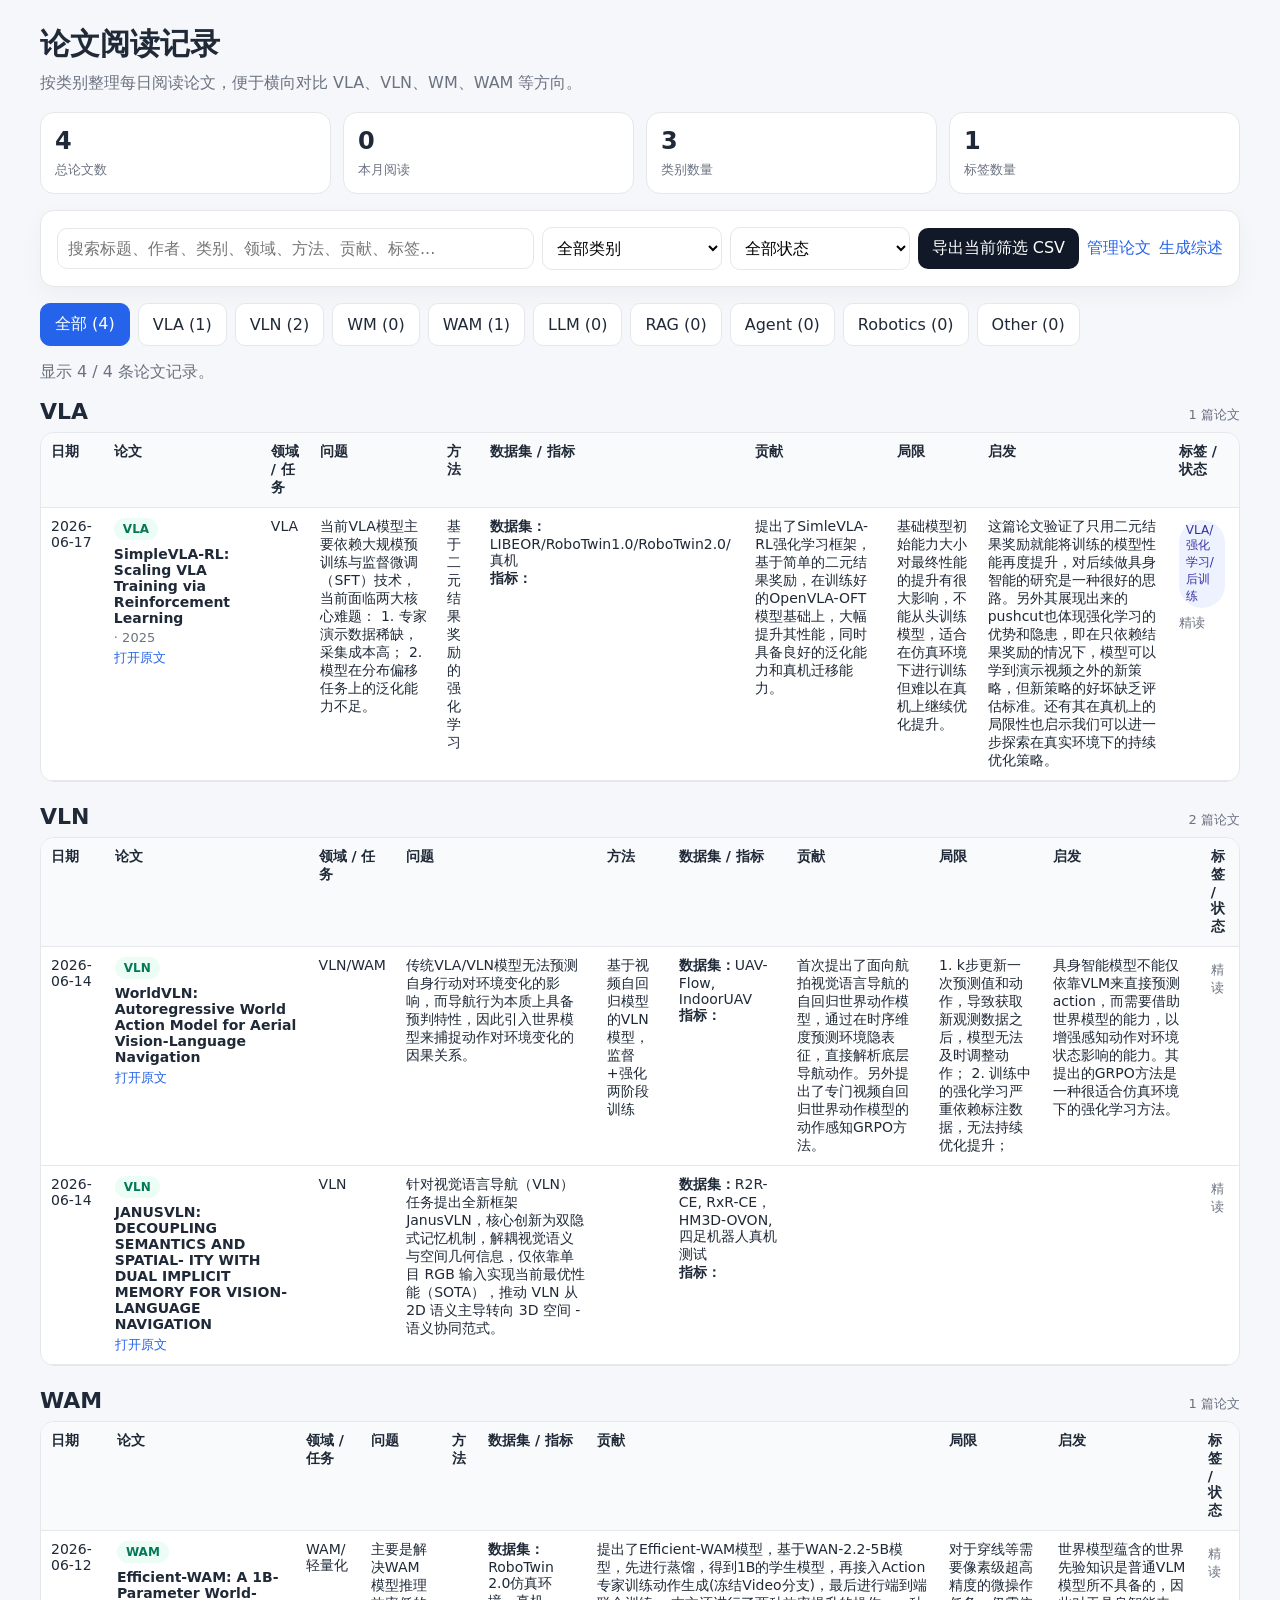
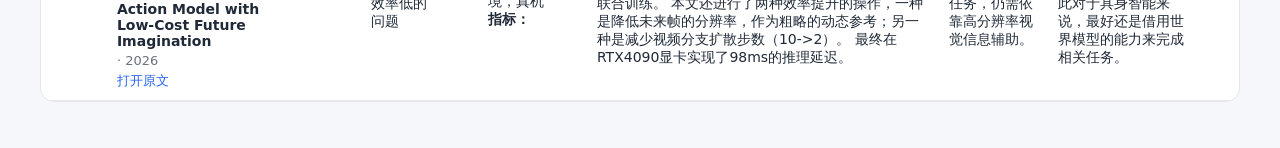
<file: index.html>
<!DOCTYPE html>
<html lang="zh-CN">
<head>
  <meta charset="UTF-8" />
  <meta name="viewport" content="width=device-width, initial-scale=1.0" />
  <title>论文阅读记录</title>
  <link rel="stylesheet" href="./assets/style.css" />
</head>
<body>
  <header>
    <h1>论文阅读记录</h1>
    <p>按类别整理每日阅读论文，便于横向对比 VLA、VLN、WM、WAM 等方向。</p>
  </header>

  <section class="summary-cards">
    <div class="summary-card"><strong id="totalCount">0</strong><span>总论文数</span></div>
    <div class="summary-card"><strong id="monthCount">0</strong><span>本月阅读</span></div>
    <div class="summary-card"><strong id="categoryCount">0</strong><span>类别数量</span></div>
    <div class="summary-card"><strong id="tagCount">0</strong><span>标签数量</span></div>
  </section>

  <section class="card toolbar">
    <input id="searchInput" placeholder="搜索标题、作者、类别、领域、方法、贡献、标签..." />
    <select id="categoryFilter">
      <option value="">全部类别</option>
    </select>
    <select id="statusFilter">
      <option value="">全部状态</option>
      <option>待读</option>
      <option>粗读</option>
      <option>精读</option>
      <option>已复现</option>
      <option>已引用</option>
    </select>
    <button class="secondary" id="exportBtn">导出当前筛选 CSV</button>
    <a href="./admin.html">管理论文</a>
    <a href="./review.html">生成综述</a>
  </section>

  <nav id="categoryNav" class="category-nav"></nav>

  <div id="status" class="status">正在读取数据...</div>

  <main id="groupedPapers"></main>

  <script src="./assets/app.js"></script>
</body>
</html>
</file>
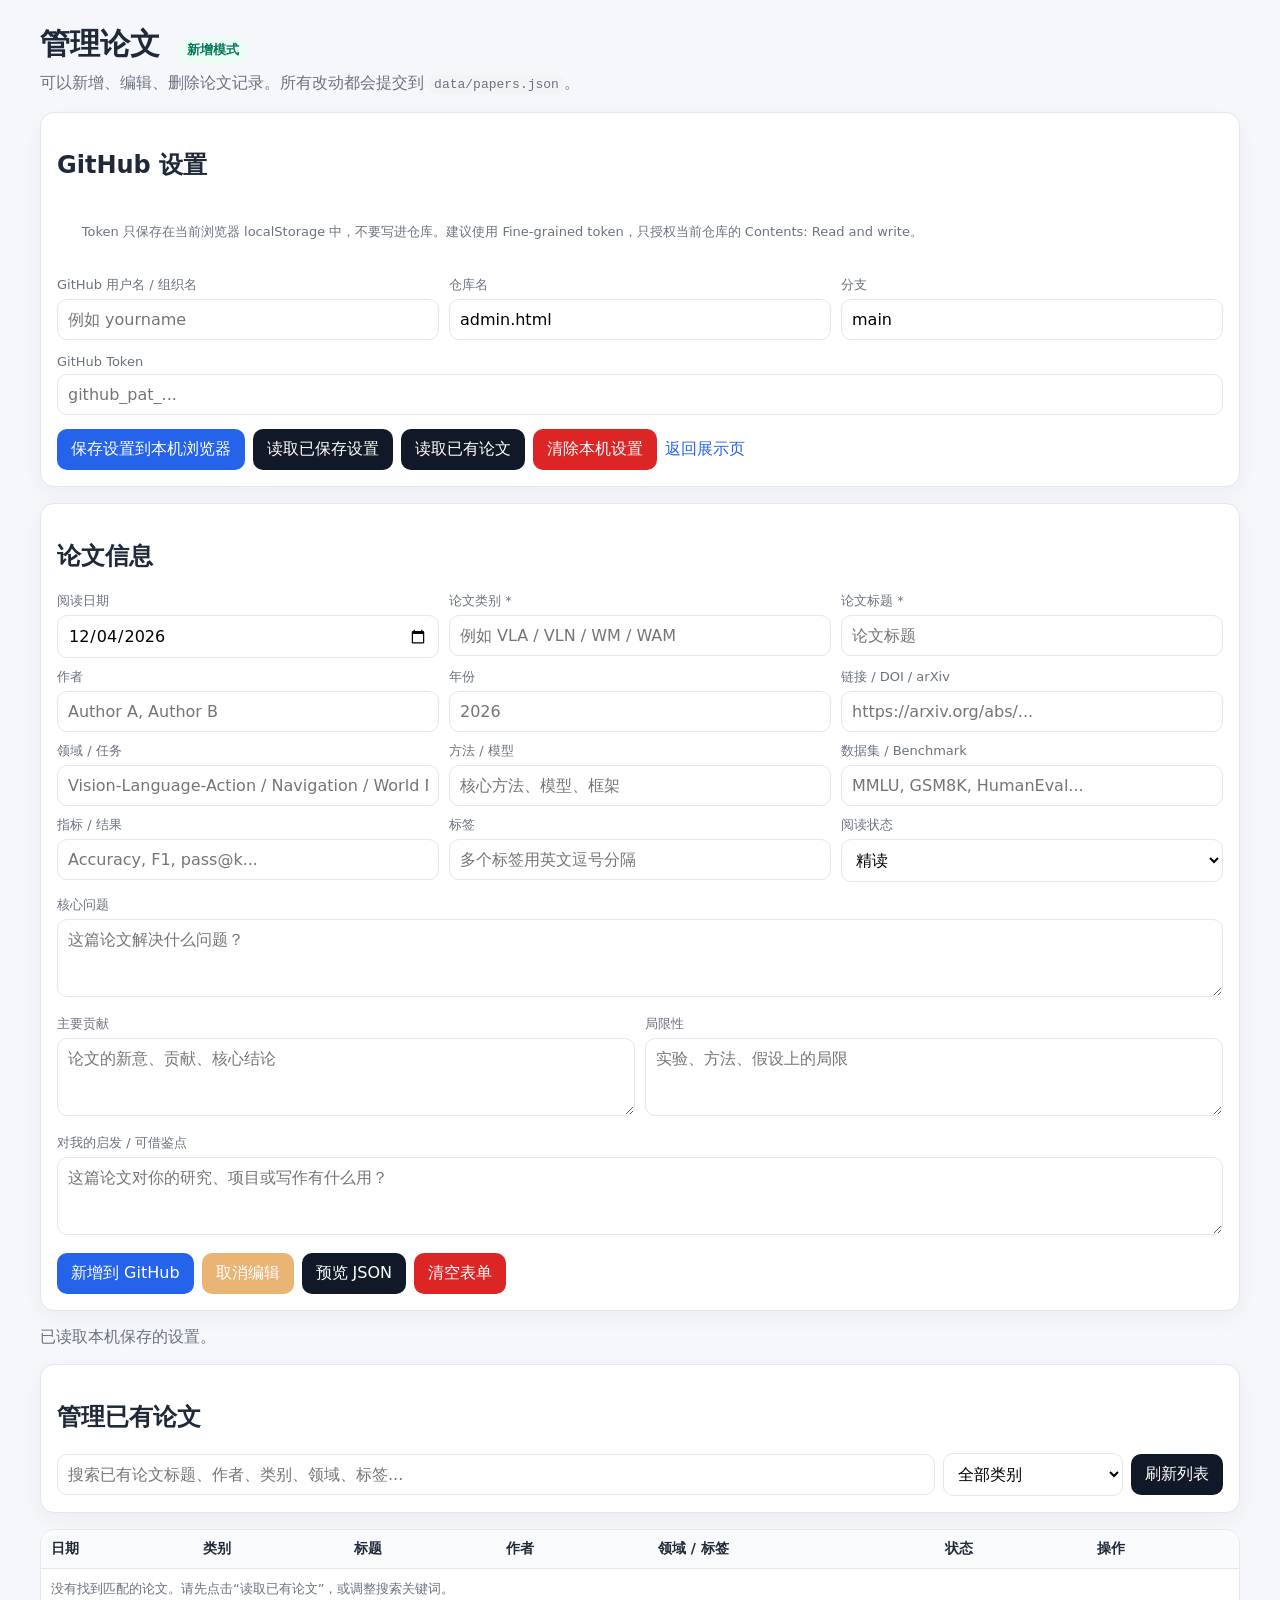
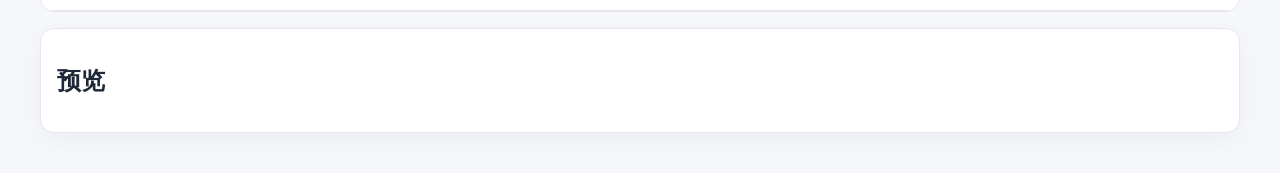
<file: admin.html>
<!DOCTYPE html>
<html lang="zh-CN">
<head>
  <meta charset="UTF-8" />
  <meta name="viewport" content="width=device-width, initial-scale=1.0" />
  <title>管理论文</title>
  <link rel="stylesheet" href="./assets/style.css" />
</head>
<body>
  <header>
    <h1>管理论文 <span id="modePill" class="mode-pill">新增模式</span></h1>
    <p>可以新增、编辑、删除论文记录。所有改动都会提交到 <code>data/papers.json</code>。</p>
  </header>

  <section class="card">
    <h2>GitHub 设置</h2>
    <p class="note">
      Token 只保存在当前浏览器 localStorage 中，不要写进仓库。建议使用 Fine-grained token，只授权当前仓库的 Contents: Read and write。
    </p>
    <div class="grid">
      <div>
        <label for="owner">GitHub 用户名 / 组织名</label>
        <input id="owner" placeholder="例如 yourname" />
      </div>
      <div>
        <label for="repo">仓库名</label>
        <input id="repo" placeholder="例如 paper-reading" />
      </div>
      <div>
        <label for="branch">分支</label>
        <input id="branch" value="main" />
      </div>
    </div>
    <div class="form-section">
      <label for="token">GitHub Token</label>
      <input id="token" type="password" placeholder="github_pat_..." />
    </div>
    <div class="form-section toolbar">
      <button id="saveConfigBtn">保存设置到本机浏览器</button>
      <button class="secondary" id="loadConfigBtn">读取已保存设置</button>
      <button class="secondary" id="refreshBtn">读取已有论文</button>
      <button class="danger" id="clearConfigBtn">清除本机设置</button>
      <a href="./index.html">返回展示页</a>
    </div>
  </section>

  <section class="card">
    <h2>论文信息</h2>

    <div class="grid">
      <div>
        <label for="date">阅读日期</label>
        <input id="date" type="date" />
      </div>
      <div>
        <label for="category">论文类别 *</label>
        <input id="category" list="categoryOptions" placeholder="例如 VLA / VLN / WM / WAM" />
        <datalist id="categoryOptions">
          <option value="VLA"></option>
          <option value="VLN"></option>
          <option value="WM"></option>
          <option value="WAM"></option>
          <option value="LLM"></option>
          <option value="RAG"></option>
          <option value="Agent"></option>
          <option value="Robotics"></option>
          <option value="Other"></option>
        </datalist>
      </div>
      <div>
        <label for="title">论文标题 *</label>
        <input id="title" placeholder="论文标题" />
      </div>
      <div>
        <label for="authors">作者</label>
        <input id="authors" placeholder="Author A, Author B" />
      </div>
      <div>
        <label for="year">年份</label>
        <input id="year" placeholder="2026" />
      </div>
      <div>
        <label for="link">链接 / DOI / arXiv</label>
        <input id="link" placeholder="https://arxiv.org/abs/..." />
      </div>
      <div>
        <label for="topic">领域 / 任务</label>
        <input id="topic" placeholder="Vision-Language-Action / Navigation / World Model..." />
      </div>
      <div>
        <label for="method">方法 / 模型</label>
        <input id="method" placeholder="核心方法、模型、框架" />
      </div>
      <div>
        <label for="dataset">数据集 / Benchmark</label>
        <input id="dataset" placeholder="MMLU, GSM8K, HumanEval..." />
      </div>
      <div>
        <label for="metric">指标 / 结果</label>
        <input id="metric" placeholder="Accuracy, F1, pass@k..." />
      </div>
      <div>
        <label for="tags">标签</label>
        <input id="tags" placeholder="多个标签用英文逗号分隔" />
      </div>
      <div>
        <label for="status">阅读状态</label>
        <select id="status">
          <option>待读</option>
          <option>粗读</option>
          <option selected>精读</option>
          <option>已复现</option>
          <option>已引用</option>
        </select>
      </div>
    </div>

    <div class="form-section">
      <label for="problem">核心问题</label>
      <textarea id="problem" placeholder="这篇论文解决什么问题？"></textarea>
    </div>

    <div class="grid-2 form-section">
      <div>
        <label for="contribution">主要贡献</label>
        <textarea id="contribution" placeholder="论文的新意、贡献、核心结论"></textarea>
      </div>
      <div>
        <label for="limitation">局限性</label>
        <textarea id="limitation" placeholder="实验、方法、假设上的局限"></textarea>
      </div>
    </div>

    <div class="form-section">
      <label for="takeaway">对我的启发 / 可借鉴点</label>
      <textarea id="takeaway" placeholder="这篇论文对你的研究、项目或写作有什么用？"></textarea>
    </div>

    <div class="form-section toolbar">
      <button id="submitBtn">新增到 GitHub</button>
      <button class="warning" id="cancelEditBtn" disabled>取消编辑</button>
      <button class="secondary" id="previewBtn">预览 JSON</button>
      <button class="danger" id="clearFormBtn">清空表单</button>
    </div>
  </section>

  <div id="adminStatus" class="status"></div>

  <section class="card">
    <h2>管理已有论文</h2>
    <div class="toolbar">
      <input id="manageSearch" placeholder="搜索已有论文标题、作者、类别、领域、标签..." />
      <select id="manageCategoryFilter">
        <option value="">全部类别</option>
      </select>
      <button class="secondary" id="reloadPapersBtn">刷新列表</button>
    </div>
  </section>

  <main class="table-wrap">
    <table class="manage-table">
      <thead>
        <tr>
          <th>日期</th>
          <th>类别</th>
          <th>标题</th>
          <th>作者</th>
          <th>领域 / 标签</th>
          <th>状态</th>
          <th>操作</th>
        </tr>
      </thead>
      <tbody id="manageTable"></tbody>
    </table>
  </main>

  <section class="card">
    <h2>预览</h2>
    <pre id="preview" class="note"></pre>
  </section>

  <script src="./assets/admin.js"></script>
</body>
</html>
</file>
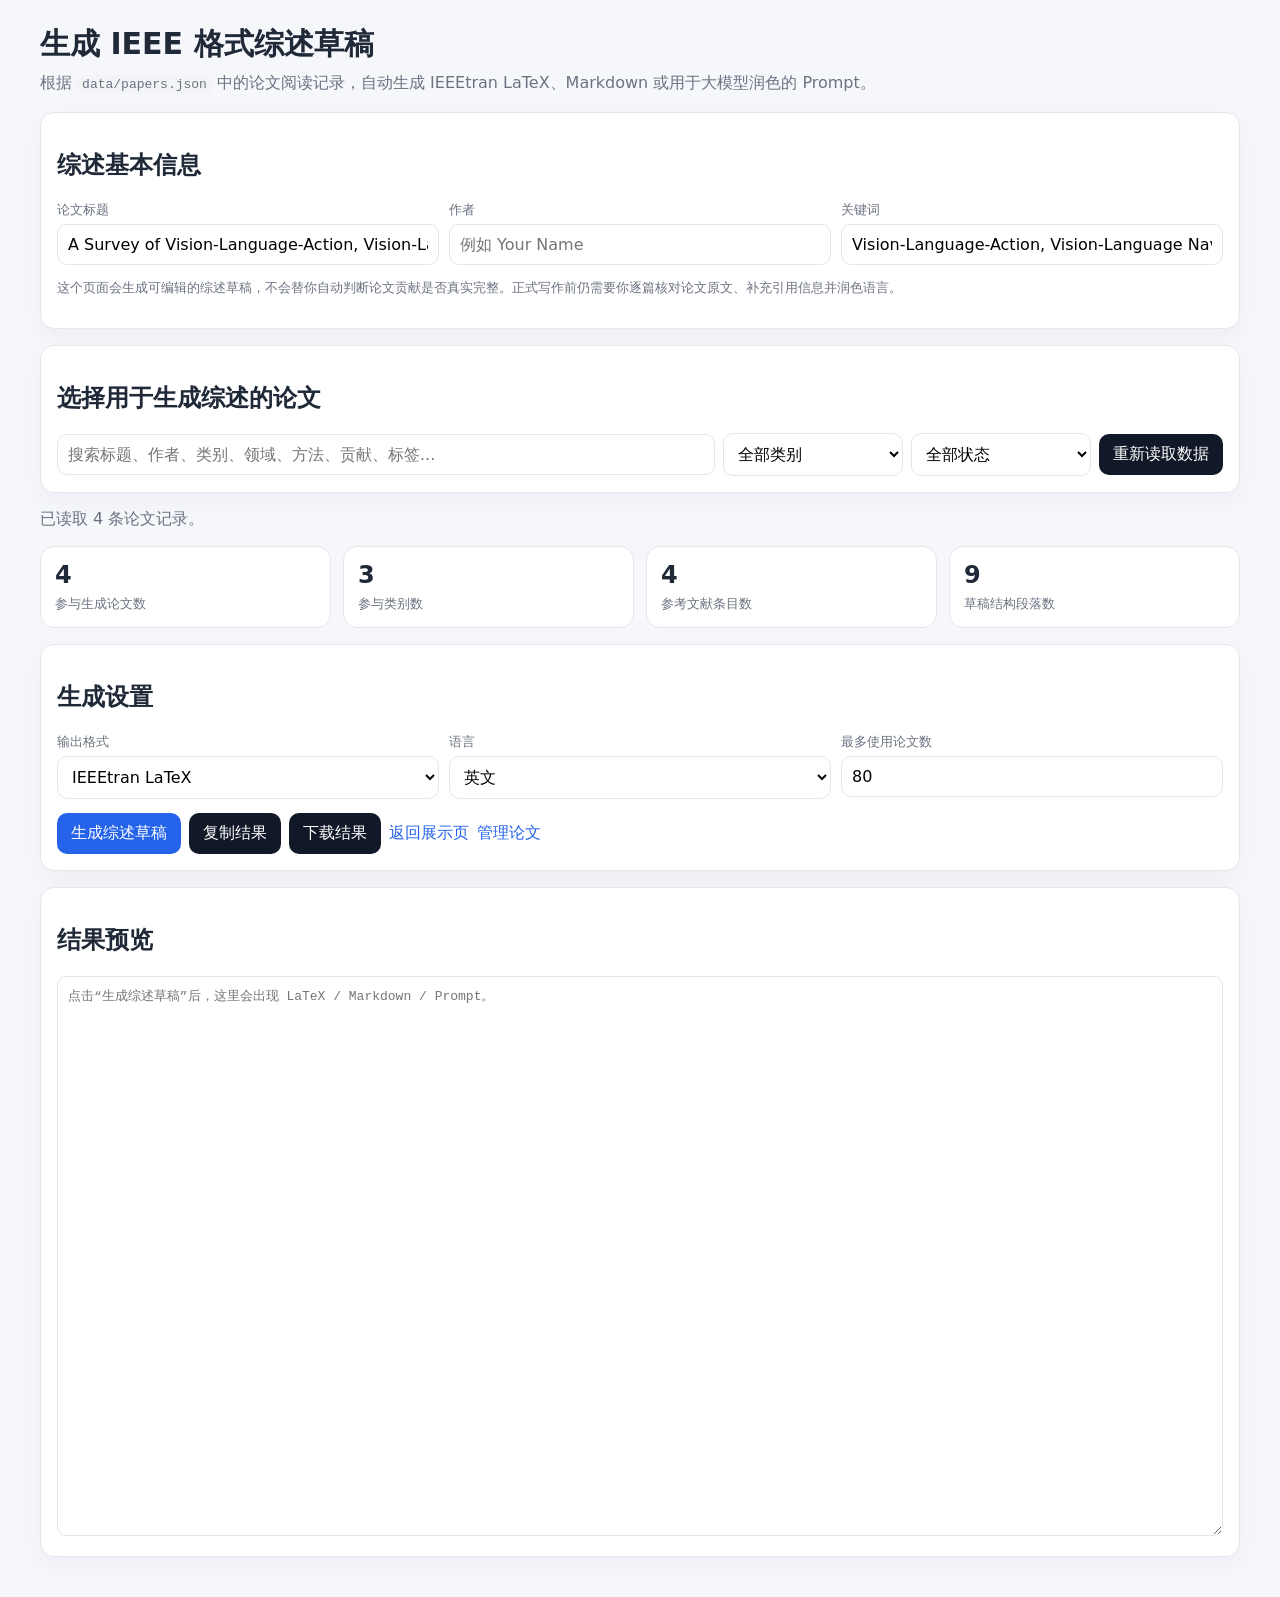
<file: review.html>
<!DOCTYPE html>
<html lang="zh-CN">
<head>
  <meta charset="UTF-8" />
  <meta name="viewport" content="width=device-width, initial-scale=1.0" />
  <title>生成 IEEE 格式综述</title>
  <link rel="stylesheet" href="./assets/style.css" />
</head>
<body>
  <header>
    <h1>生成 IEEE 格式综述草稿</h1>
    <p>根据 <code>data/papers.json</code> 中的论文阅读记录，自动生成 IEEEtran LaTeX、Markdown 或用于大模型润色的 Prompt。</p>
  </header>

  <section class="card">
    <h2>综述基本信息</h2>
    <div class="grid">
      <div>
        <label for="reviewTitle">论文标题</label>
        <input id="reviewTitle" value="A Survey of Vision-Language-Action, Vision-Language Navigation, and World Models" />
      </div>
      <div>
        <label for="reviewAuthors">作者</label>
        <input id="reviewAuthors" placeholder="例如 Your Name" />
      </div>
      <div>
        <label for="reviewKeywords">关键词</label>
        <input id="reviewKeywords" value="Vision-Language-Action, Vision-Language Navigation, World Models, World-Action Models, Embodied AI" />
      </div>
    </div>
    <p class="note">这个页面会生成可编辑的综述草稿，不会替你自动判断论文贡献是否真实完整。正式写作前仍需要你逐篇核对论文原文、补充引用信息并润色语言。</p>
  </section>

  <section class="card">
    <h2>选择用于生成综述的论文</h2>
    <div class="toolbar">
      <input id="searchInput" placeholder="搜索标题、作者、类别、领域、方法、贡献、标签..." />
      <select id="categoryFilter"><option value="">全部类别</option></select>
      <select id="statusFilter">
        <option value="">全部状态</option>
        <option>待读</option>
        <option>粗读</option>
        <option>精读</option>
        <option>已复现</option>
        <option>已引用</option>
      </select>
      <button class="secondary" id="reloadBtn">重新读取数据</button>
    </div>
  </section>

  <div id="reviewStatus" class="status">正在读取论文数据...</div>

  <section class="summary-cards">
    <div class="summary-card"><strong id="selectedCount">0</strong><span>参与生成论文数</span></div>
    <div class="summary-card"><strong id="selectedCategoryCount">0</strong><span>参与类别数</span></div>
    <div class="summary-card"><strong id="selectedReferenceCount">0</strong><span>参考文献条目数</span></div>
    <div class="summary-card"><strong id="selectedSectionHint">0</strong><span>草稿结构段落数</span></div>
  </section>

  <section class="card">
    <h2>生成设置</h2>
    <div class="grid">
      <div>
        <label for="outputFormat">输出格式</label>
        <select id="outputFormat">
          <option value="latex">IEEEtran LaTeX</option>
          <option value="markdown">Markdown 综述草稿</option>
          <option value="prompt">用于 ChatGPT/LLM 润色的 Prompt</option>
        </select>
      </div>
      <div>
        <label for="language">语言</label>
        <select id="language">
          <option value="en">英文</option>
          <option value="zh">中文</option>
        </select>
      </div>
      <div>
        <label for="maxPapers">最多使用论文数</label>
        <input id="maxPapers" type="number" min="1" value="80" />
      </div>
    </div>
    <div class="form-section toolbar">
      <button id="generateBtn">生成综述草稿</button>
      <button class="secondary" id="copyBtn">复制结果</button>
      <button class="secondary" id="downloadBtn">下载结果</button>
      <a href="./index.html">返回展示页</a>
      <a href="./admin.html">管理论文</a>
    </div>
  </section>

  <section class="card">
    <h2>结果预览</h2>
    <textarea id="reviewOutput" class="large-output" placeholder="点击“生成综述草稿”后，这里会出现 LaTeX / Markdown / Prompt。"></textarea>
  </section>

  <script src="./assets/review.js"></script>
</body>
</html>
</file>
<file: assets/style.css>
:root {
  --bg: #f6f7fb;
  --card: #ffffff;
  --text: #1f2937;
  --muted: #6b7280;
  --border: #e5e7eb;
  --primary: #2563eb;
  --primary-dark: #1d4ed8;
  --danger: #dc2626;
  --warning: #d97706;
}

* {
  box-sizing: border-box;
}

body {
  margin: 0;
  padding: 24px;
  font-family: system-ui, -apple-system, BlinkMacSystemFont, "Segoe UI", sans-serif;
  background: var(--bg);
  color: var(--text);
}

a {
  color: var(--primary);
  text-decoration: none;
}

a:hover {
  text-decoration: underline;
}

code {
  background: #f3f4f6;
  padding: 2px 5px;
  border-radius: 6px;
}

header {
  max-width: 1200px;
  margin: 0 auto 18px;
}

header h1 {
  margin: 0 0 8px;
  font-size: 30px;
}

header p {
  margin: 0;
  color: var(--muted);
}

.card {
  max-width: 1200px;
  margin: 0 auto 16px;
  background: var(--card);
  border: 1px solid var(--border);
  border-radius: 14px;
  padding: 16px;
  box-shadow: 0 8px 24px rgba(15, 23, 42, 0.04);
}

.toolbar {
  display: flex;
  gap: 8px;
  align-items: center;
  flex-wrap: wrap;
}

.toolbar input {
  flex: 1 1 260px;
}

.toolbar select {
  flex: 0 1 180px;
}

input,
textarea,
select,
button {
  font: inherit;
}

input,
textarea,
select {
  width: 100%;
  border: 1px solid var(--border);
  border-radius: 10px;
  padding: 10px;
  background: #fff;
}

textarea {
  min-height: 78px;
  resize: vertical;
}

button {
  border: 0;
  border-radius: 10px;
  padding: 10px 14px;
  cursor: pointer;
  background: var(--primary);
  color: white;
}

button:hover {
  background: var(--primary-dark);
}

button.secondary {
  background: #111827;
}

button.warning {
  background: var(--warning);
}

button.danger {
  background: var(--danger);
}

button:disabled {
  cursor: not-allowed;
  opacity: 0.55;
}

.grid {
  display: grid;
  grid-template-columns: repeat(3, minmax(180px, 1fr));
  gap: 10px;
}

.grid-2 {
  display: grid;
  grid-template-columns: repeat(2, minmax(220px, 1fr));
  gap: 10px;
}

.form-section {
  margin-top: 14px;
}

label {
  display: block;
  font-size: 13px;
  color: var(--muted);
  margin-bottom: 5px;
}

.status {
  max-width: 1200px;
  margin: 0 auto 16px;
  color: var(--muted);
}

.status.error {
  color: var(--danger);
}

.table-wrap {
  max-width: 1200px;
  margin: 0 auto 16px;
  overflow: auto;
  background: var(--card);
  border: 1px solid var(--border);
  border-radius: 14px;
}

table {
  border-collapse: collapse;
  width: 100%;
  min-width: 1120px;
  font-size: 14px;
}

th,
td {
  border-bottom: 1px solid var(--border);
  padding: 10px;
  text-align: left;
  vertical-align: top;
}

th {
  position: sticky;
  top: 0;
  background: #f9fafb;
  z-index: 1;
}

.paper-title {
  font-weight: 700;
}

.meta {
  color: var(--muted);
  font-size: 13px;
  margin-top: 4px;
}

.badge {
  display: inline-block;
  margin: 2px 4px 2px 0;
  padding: 3px 7px;
  border-radius: 999px;
  background: #eef2ff;
  color: #3730a3;
  font-size: 12px;
}

.category-badge {
  display: inline-block;
  margin: 0 0 6px;
  padding: 4px 9px;
  border-radius: 999px;
  background: #ecfdf5;
  color: #047857;
  font-weight: 700;
  font-size: 12px;
}

.summary-cards {
  max-width: 1200px;
  margin: 0 auto 16px;
  display: grid;
  grid-template-columns: repeat(4, minmax(140px, 1fr));
  gap: 12px;
}

.summary-card {
  background: var(--card);
  border: 1px solid var(--border);
  border-radius: 14px;
  padding: 14px;
}

.summary-card strong {
  display: block;
  font-size: 24px;
  margin-bottom: 4px;
}

.summary-card span {
  color: var(--muted);
  font-size: 13px;
}

.note {
  font-size: 13px;
  color: var(--muted);
  line-height: 1.6;
  white-space: pre-wrap;
}

.mode-pill {
  display: inline-block;
  padding: 4px 9px;
  border-radius: 999px;
  background: #ecfdf5;
  color: #047857;
  font-size: 13px;
  margin-left: 8px;
}

.mode-pill.editing {
  background: #fff7ed;
  color: #c2410c;
}

.category-nav {
  max-width: 1200px;
  margin: 0 auto 16px;
  display: flex;
  flex-wrap: wrap;
  gap: 8px;
}

.category-nav button {
  background: white;
  color: var(--text);
  border: 1px solid var(--border);
}

.category-nav button.active {
  background: var(--primary);
  color: white;
  border-color: var(--primary);
}

.category-section {
  max-width: 1200px;
  margin: 0 auto 22px;
}

.category-heading {
  display: flex;
  justify-content: space-between;
  gap: 12px;
  align-items: baseline;
  margin: 0 0 8px;
}

.category-heading h2 {
  margin: 0;
  font-size: 22px;
}

.category-count {
  color: var(--muted);
  font-size: 13px;
}

.empty-state {
  max-width: 1200px;
  margin: 0 auto;
  background: white;
  border: 1px dashed var(--border);
  border-radius: 14px;
  padding: 24px;
  color: var(--muted);
}

.manage-table {
  min-width: 980px;
}

.manage-table td:last-child {
  min-width: 160px;
}

.row-actions {
  display: flex;
  gap: 6px;
  flex-wrap: wrap;
}

@media (max-width: 760px) {
  body {
    padding: 16px;
  }

  .grid,
  .grid-2,
  .summary-cards {
    grid-template-columns: 1fr;
  }

  .category-heading {
    display: block;
  }
}

.large-output {
  width: 100%;
  min-height: 560px;
  font-family: ui-monospace, SFMono-Regular, Menlo, Monaco, Consolas, "Liberation Mono", monospace;
  font-size: 13px;
  line-height: 1.55;
  white-space: pre;
}
</file>
